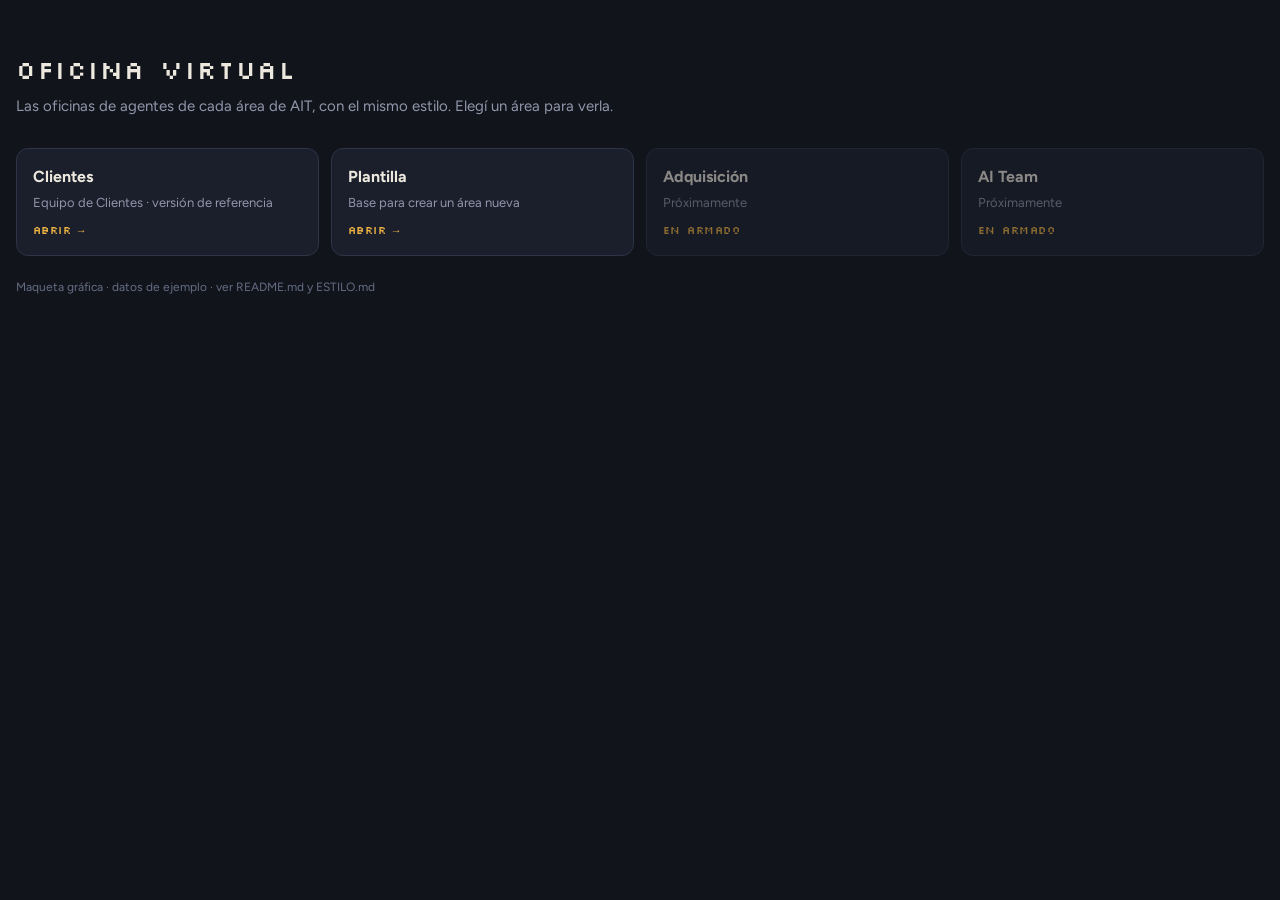
<file: index.html>
<!doctype html>
<html lang="es">
<head>
  <meta charset="utf-8">
  <meta name="viewport" content="width=device-width, initial-scale=1">
  <title>Oficina Virtual · AIT</title>
  <link rel="stylesheet" href="motor/oficina.css">
  <style>
    .hero{padding-block:32px 8px}
    .hero h1{font-family:var(--pix);font-weight:400;font-size:26px;letter-spacing:.06em;margin:0 0 6px}
    .hero p{color:var(--muted);margin:0;max-width:60ch}
    .areas{display:grid;grid-template-columns:repeat(auto-fill,minmax(260px,1fr));gap:12px;margin-top:22px}
    .area{display:block;text-decoration:none;color:var(--text);background:var(--panel);border:1px solid var(--line);border-radius:12px;padding:16px}
    .area:hover{border-color:var(--accent)}
    .area b{display:block;font-size:16px}
    .area span{display:block;color:var(--muted);font-size:13px;margin-top:4px}
    .area .pix{color:var(--accent);font-size:11px;margin-top:10px}
    .area.off{opacity:.55;pointer-events:none}
  </style>
</head>
<body>
  <div class="wrap">
    <header class="hero">
      <h1>Oficina Virtual</h1>
      <p>Las oficinas de agentes de cada área de AIT, con el mismo estilo. Elegí un área para verla.</p>
    </header>
    <nav class="areas" aria-label="Áreas">
      <!-- Para sumar tu área, agregá un bloque como este -->
      <a class="area" href="areas/clientes/index.html"><b>Clientes</b><span>Equipo de Clientes · versión de referencia</span><span class="pix">ABRIR →</span></a>
      <a class="area" href="areas/_plantilla/index.html"><b>Plantilla</b><span>Base para crear un área nueva</span><span class="pix">ABRIR →</span></a>
      <a class="area off" href="#" aria-disabled="true"><b>Adquisición</b><span>Próximamente</span><span class="pix">EN ARMADO</span></a>
      <a class="area off" href="#" aria-disabled="true"><b>AI Team</b><span>Próximamente</span><span class="pix">EN ARMADO</span></a>
    </nav>
    <p class="foot">Maqueta gráfica · datos de ejemplo · ver README.md y ESTILO.md</p>
  </div>
</body>
</html>
</file>
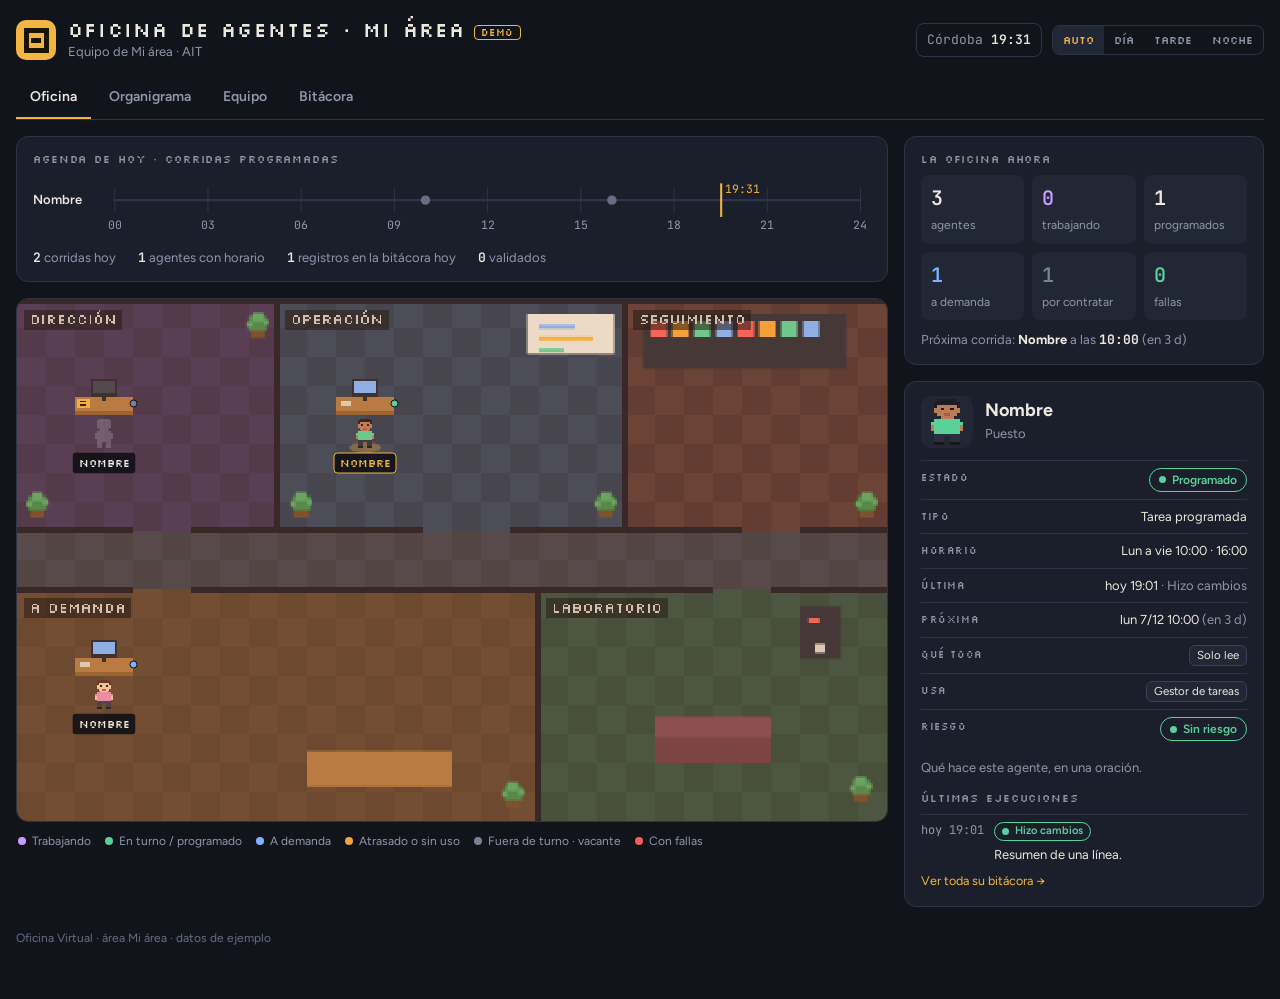
<file: areas/_plantilla/index.html>
<!doctype html>
<html lang="es">
<head>
  <meta charset="utf-8">
  <meta name="viewport" content="width=device-width, initial-scale=1">
  <title>Oficina Virtual · Mi área</title>
  <link rel="stylesheet" href="../../motor/oficina.css">
</head>
<body>
  <div id="oficina"></div>
  <script src="config.js"></script>
  <script src="../../motor/oficina.js"></script>
</body>
</html>
</file>
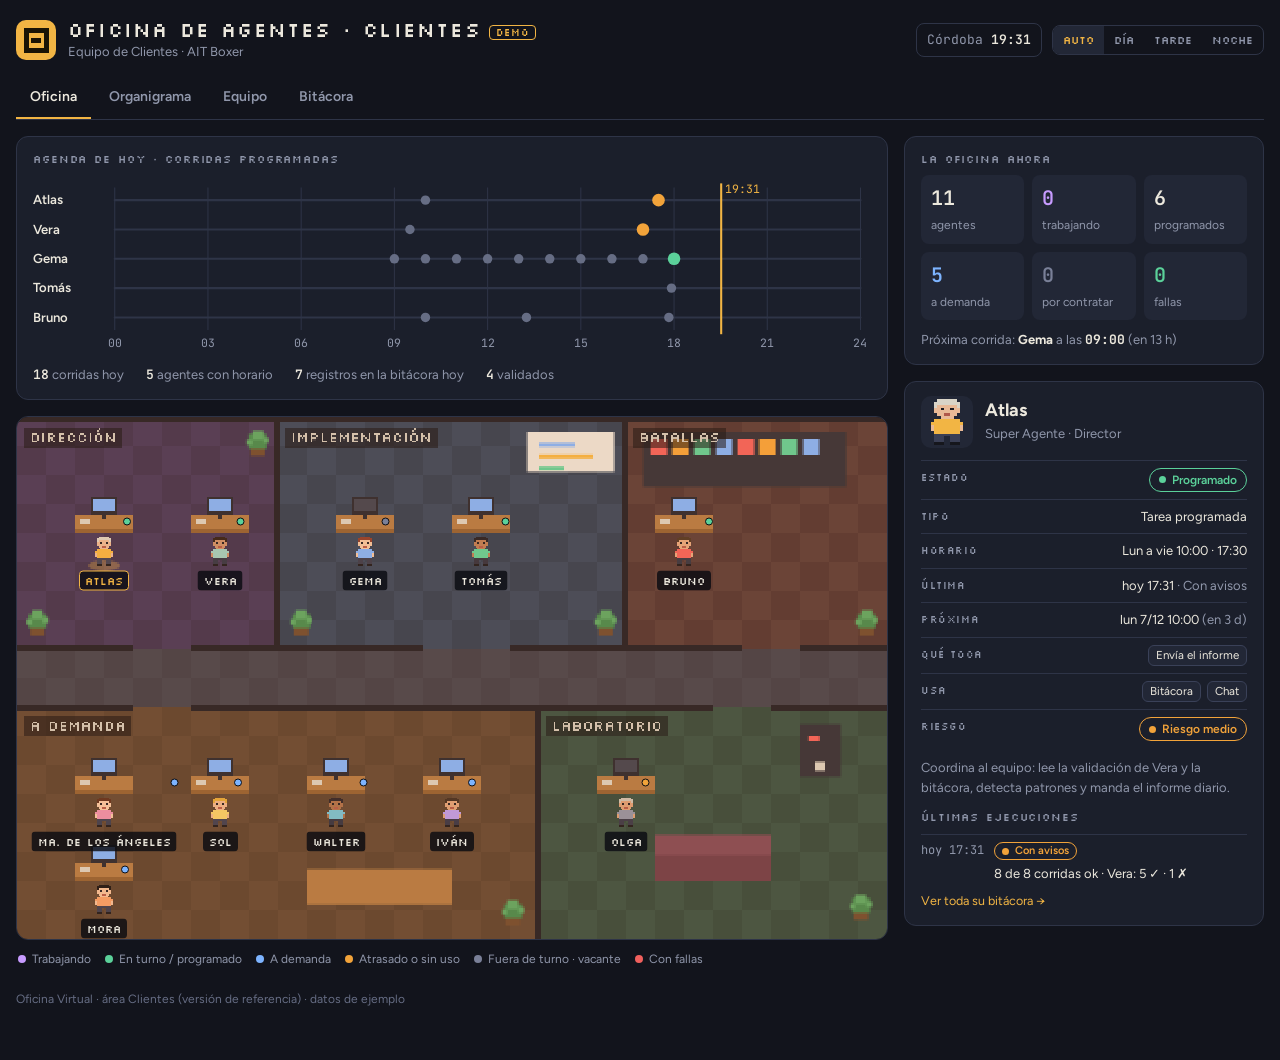
<file: areas/clientes/index.html>
<!doctype html>
<html lang="es">
<head>
  <meta charset="utf-8">
  <meta name="viewport" content="width=device-width, initial-scale=1">
  <title>Oficina Virtual · Clientes</title>
  <link rel="stylesheet" href="../../motor/oficina.css">
</head>
<body>
  <div id="oficina"></div>
  <script src="config.js"></script>
  <script src="../../motor/oficina.js"></script>
</body>
</html>
</file>
<file: motor/oficina.css>
/* =========================================================
   Oficina Virtual · motor/oficina.css
   Estilo común de todas las oficinas. NO editar desde un área:
   los cambios se proponen en un Pull Request aparte (ver ESTILO.md).
   ========================================================= */
@import url("https://fonts.googleapis.com/css2?family=Silkscreen&family=Figtree:wght@400;500;600;700&family=JetBrains+Mono:wght@400;600&display=swap");
:root{
  color-scheme: dark;
  --ground:#12141c; --panel:#1b1f2b; --panel2:#222736; --line:#2e3447; --line2:#3a4158;
  --text:#ece8dd; --muted:#9097ab; --faint:#666d84;
  --accent:#f2b544; --accent-ink:#1a1405;
  --ok:#5bd19a; --warn:#f2a33a; --crit:#f0605d; --info:#7db4ff; --idle:#7a8098; --run:#c79bff;
  --pix:"Silkscreen", "Courier New", monospace;
  --sans:"Figtree", system-ui, -apple-system, "Segoe UI", sans-serif;
  --mono:"JetBrains Mono", ui-monospace, "SFMono-Regular", Menlo, monospace;
}
*{box-sizing:border-box}
body{background:var(--ground);color:var(--text);font:15px/1.5 var(--sans);margin:0}
.wrap{max-width:1320px;margin:0 auto;padding:18px 16px 40px}
a{color:var(--accent)}
button{font:inherit;color:inherit}
:focus-visible{outline:2px solid var(--accent);outline-offset:2px}
.pix{font-family:var(--pix);letter-spacing:.04em}
.mono{font-family:var(--mono);font-variant-numeric:tabular-nums}

/* top bar */
.top{display:flex;flex-wrap:wrap;gap:14px 24px;align-items:center;justify-content:space-between;margin-bottom:14px}
.brand{display:flex;gap:12px;align-items:center}
.logo{width:40px;height:40px;border-radius:10px;background:var(--accent);display:grid;place-items:center;image-rendering:pixelated}
.brand h1{font-family:var(--pix);font-weight:400;font-size:20px;margin:0;letter-spacing:.06em;line-height:1.1}
.brand p{margin:2px 0 0;color:var(--muted);font-size:13px}
.topr{display:flex;gap:10px;align-items:center;flex-wrap:wrap}
.clock{font-family:var(--mono);font-size:13px;color:var(--muted);padding:6px 10px;border:1px solid var(--line);border-radius:8px}
.clock b{color:var(--text);font-weight:600}
.seg{display:inline-flex;border:1px solid var(--line);border-radius:8px;overflow:hidden}
.seg button{background:transparent;border:0;padding:6px 10px;font-family:var(--pix);font-size:11px;color:var(--muted);cursor:pointer}
.seg button[aria-pressed="true"]{background:var(--panel2);color:var(--accent)}

/* tabs */
.tabs{display:flex;gap:4px;border-bottom:1px solid var(--line);margin-bottom:16px;overflow-x:auto}
.tabs button{background:none;border:0;border-bottom:2px solid transparent;padding:10px 14px;cursor:pointer;color:var(--muted);font-weight:600;font-size:14px;white-space:nowrap;display:flex;gap:6px;align-items:center}
.tabs button[aria-selected="true"]{color:var(--text);border-bottom-color:var(--accent)}
.badge{font-family:var(--mono);font-size:11px;background:var(--crit);color:#fff;border-radius:99px;padding:0 6px;line-height:17px}

/* generic */
.panel{background:var(--panel);border:1px solid var(--line);border-radius:12px;padding:14px 16px}
.eyebrow{font-family:var(--pix);font-size:11px;color:var(--muted);letter-spacing:.08em;text-transform:uppercase;margin:0 0 8px}
.pill{display:inline-flex;align-items:center;gap:6px;font-size:12px;font-weight:600;padding:2px 9px;border-radius:99px;border:1px solid currentColor;white-space:nowrap}
.pill::before{content:"";width:7px;height:7px;border-radius:50%;background:currentColor}
.t-ok{color:var(--ok)} .t-warn{color:var(--warn)} .t-crit{color:var(--crit)} .t-info{color:var(--info)} .t-idle{color:var(--idle)} .t-run{color:var(--run)}
.muted{color:var(--muted)}
.btn{background:var(--panel2);border:1px solid var(--line2);border-radius:8px;padding:8px 12px;cursor:pointer;font-weight:600;font-size:13px}
.btn:hover{border-color:var(--accent)}
.btn.primary{background:var(--accent);color:var(--accent-ink);border-color:var(--accent)}

/* office layout */
.office{display:grid;grid-template-columns:minmax(0,1fr) 360px;gap:16px}
@media (max-width:980px){.office{grid-template-columns:1fr}}
.col{display:flex;flex-direction:column;gap:16px;min-width:0}
.kpis{display:flex;flex-wrap:wrap;gap:8px 22px;font-size:13px;color:var(--muted);margin-top:10px}
.kpis b{color:var(--text);font-family:var(--mono);font-weight:600}
.tl{width:100%;height:auto;display:block}
.stage{position:relative;border-radius:12px;overflow:hidden;border:1px solid var(--line);background:#0c0e14}
.stage canvas{display:block;width:100%;height:auto;image-rendering:pixelated;image-rendering:crisp-edges}
.tags{position:absolute;inset:0;pointer-events:none}
.tag{position:absolute;transform:translate(-50%,-100%);pointer-events:auto;background:transparent;border:0;padding:0;cursor:pointer;display:flex;flex-direction:column;align-items:center}
.tag .hit{width:clamp(22px,4.2vw,40px);height:clamp(28px,5.4vw,50px)}
.tag .nm{font-family:var(--pix);font-size:clamp(8px,1vw,11px);background:rgba(10,12,18,.82);color:var(--text);padding:1px 5px;border-radius:4px;white-space:nowrap;margin-top:1px;border:1px solid transparent}
.tag[aria-pressed="true"] .nm{border-color:var(--accent);color:var(--accent)}
.tag .dot{position:absolute;top:-2px;right:-2px;width:8px;height:8px;border-radius:50%;border:1.5px solid #0c0e14}
.legend{display:flex;flex-wrap:wrap;gap:6px 14px;font-size:12px;color:var(--muted);padding:10px 2px 0}
.legend span{display:inline-flex;gap:6px;align-items:center}
.legend i{width:8px;height:8px;border-radius:50%;display:inline-block}

/* now panel */
.now{display:grid;grid-template-columns:repeat(3,1fr);gap:8px;margin-top:4px}
.now div{background:var(--panel2);border-radius:8px;padding:8px 10px}
.now b{display:block;font-family:var(--mono);font-size:20px;font-weight:600}
.now span{font-size:12px;color:var(--muted)}
.next{margin-top:10px;font-size:13px;color:var(--muted)}
.next b{color:var(--text)}

/* detail */
.who{display:flex;gap:12px;align-items:center;margin-bottom:12px}
.who canvas{width:52px;height:52px;border-radius:10px;background:var(--panel2);image-rendering:pixelated;flex:none}
.who h2{margin:0;font-size:18px;line-height:1.2}
.who p{margin:2px 0 0;color:var(--muted);font-size:13px}
.x{margin-left:auto;align-self:flex-start;background:none;border:0;color:var(--muted);cursor:pointer;font-size:18px}
dl.rows{margin:0;display:grid;grid-template-columns:auto 1fr;gap:0}
dl.rows dt,dl.rows dd{padding:7px 0;border-top:1px solid var(--line);margin:0;font-size:13px}
dl.rows dt{font-family:var(--pix);font-size:10px;color:var(--muted);letter-spacing:.06em;padding-right:14px;text-transform:uppercase;padding-top:9px}
dl.rows dd{text-align:right}
.desc{font-size:13px;color:var(--muted);margin:10px 0 0;line-height:1.5}
.chips{display:flex;flex-wrap:wrap;gap:6px;justify-content:flex-end}
.chip{font-size:11.5px;background:var(--panel2);border:1px solid var(--line2);border-radius:6px;padding:1px 7px}
.chip.w{border-color:var(--warn);color:var(--warn)}
.actions{display:flex;gap:8px;margin-top:12px;flex-wrap:wrap}
.live{margin-top:10px;background:var(--panel2);border-radius:8px;padding:9px 11px;font-size:13px}
.live .eyebrow{margin-bottom:4px}

/* org chart */
.org{overflow-x:auto;padding:8px 0 16px}
.tree,.tree ul{list-style:none;margin:0;padding:0;display:flex;justify-content:center}
.tree ul{padding-top:22px;position:relative}
.tree li{position:relative;padding:22px 8px 0;display:flex;flex-direction:column;align-items:center}
.tree > li{padding-top:0}
.tree li::before,.tree li::after{content:"";position:absolute;top:0;right:50%;width:50%;height:22px;border-top:2px solid var(--line2)}
.tree li::after{right:auto;left:50%;border-left:2px solid var(--line2)}
.tree li:only-child::before,.tree li:only-child::after{display:none}
.tree li:only-child{padding-top:22px}
.tree li:first-child::before,.tree li:last-child::after{border:0 none}
.tree li:last-child::before{border-right:2px solid var(--line2);border-radius:0 6px 0 0}
.tree li:first-child::after{border-radius:6px 0 0 0}
.tree ul::before{content:"";position:absolute;top:0;left:50%;height:22px;border-left:2px solid var(--line2)}
.tree > li > ul::before{}
.node{background:var(--panel);border:1px solid var(--line);border-radius:10px;padding:8px 12px;min-width:150px;text-align:left;cursor:pointer;display:flex;gap:9px;align-items:center}
.node:hover{border-color:var(--accent)}
.node canvas{width:30px;height:30px;image-rendering:pixelated;border-radius:6px;background:var(--panel2);flex:none}
.node b{display:block;font-size:13.5px}
.node small{display:block;color:var(--muted);font-size:11.5px;line-height:1.3}
.node.vac{border-style:dashed}
.node.human{border-color:var(--accent)}
.node .rk{margin-top:3px;font-size:10.5px}
.orgnote{display:grid;grid-template-columns:repeat(auto-fit,minmax(240px,1fr));gap:12px;margin-top:10px}
.orgnote p{margin:0;font-size:13px;color:var(--muted)}
.orgnote b{color:var(--text)}

/* grid */
.filters{display:flex;gap:6px;flex-wrap:wrap;margin-bottom:12px}
.filters button{background:var(--panel);border:1px solid var(--line);border-radius:99px;padding:5px 12px;font-size:13px;cursor:pointer;color:var(--muted)}
.filters button[aria-pressed="true"]{color:var(--text);border-color:var(--accent)}
.cards{display:grid;grid-template-columns:repeat(auto-fill,minmax(270px,1fr));gap:12px}
.card{background:var(--panel);border:1px solid var(--line);border-radius:12px;padding:14px;display:flex;flex-direction:column;gap:10px;cursor:pointer;text-align:left}
.card:hover{border-color:var(--line2)}
.card .hd{display:flex;gap:10px;align-items:center}
.card canvas{width:38px;height:38px;image-rendering:pixelated;border-radius:8px;background:var(--panel2)}
.card h3{margin:0;font-size:15px}
.card .sub{font-size:12.5px;color:var(--muted)}
.card .mini{display:grid;grid-template-columns:1fr 1fr;gap:6px 10px;font-size:12px}
.card .mini span{color:var(--muted);display:block;font-family:var(--pix);font-size:9.5px;letter-spacing:.06em}

/* bitacora */
.bitbar{display:flex;flex-wrap:wrap;gap:8px;align-items:center;margin-bottom:14px}
.bitbar select,.bitbar input{background:var(--panel);border:1px solid var(--line);border-radius:8px;padding:6px 10px;color:var(--text);font:inherit;font-size:13px}
.bitbar .count{margin-left:auto;font-size:12.5px;color:var(--muted)}
.day{margin:18px 0 8px;font-family:var(--pix);font-size:11px;letter-spacing:.08em;color:var(--muted);text-transform:uppercase;display:flex;gap:10px;align-items:center}
.day::after{content:"";flex:1;height:1px;background:var(--line)}
.entry{display:grid;grid-template-columns:52px 34px minmax(0,1fr) auto;gap:10px;align-items:start;background:var(--panel);border:1px solid var(--line);border-radius:10px;padding:10px 12px;margin-bottom:6px}
.entry .hr{font-family:var(--mono);font-size:13px;color:var(--muted);padding-top:2px}
.entry canvas{width:30px;height:30px;image-rendering:pixelated;border-radius:6px;background:var(--panel2)}
.entry .tx b{font-size:14px}
.entry .tx p{margin:2px 0 0;font-size:13.5px;color:var(--text)}
.entry details{margin-top:6px;font-size:13px;color:var(--muted)}
.entry summary{cursor:pointer;color:var(--accent);font-size:12.5px}
.entry ul{margin:6px 0 0;padding-left:18px;display:flex;flex-direction:column;gap:2px}
.entry .rt{display:flex;flex-direction:column;gap:5px;align-items:flex-end}
.val{font-size:11px;color:var(--faint)}
.val.ok{color:var(--ok)} .val.bad{color:var(--crit)}
@media (max-width:620px){.entry{grid-template-columns:44px minmax(0,1fr)}.entry canvas{display:none}.entry .rt{grid-column:2;flex-direction:row;align-items:center}}
.hist{margin-top:12px}
.hist ol{list-style:none;margin:0;padding:0;display:flex;flex-direction:column;gap:6px}
.hist li{display:grid;grid-template-columns:auto minmax(0,1fr);gap:4px 10px;font-size:13px;border-top:1px solid var(--line);padding-top:6px}
.hist li .w{font-family:var(--mono);color:var(--muted);font-size:12px;white-space:nowrap}
.hist li .r{grid-column:2}
.linkbtn{background:none;border:0;color:var(--accent);cursor:pointer;padding:0;font-size:12.5px;margin-top:8px}
.toast{position:fixed;left:50%;bottom:calc(20px + env(safe-area-inset-bottom,0px));transform:translateX(-50%);background:var(--text);color:var(--ground);padding:10px 16px;border-radius:10px;font-size:14px;font-weight:600;max-width:calc(100% - 32px);box-shadow:0 8px 24px rgba(0,0,0,.4)}
.foot{margin-top:22px;font-size:12px;color:var(--faint)}
@media (prefers-reduced-motion:reduce){*{transition:none!important;animation:none!important}}

/* secciones y estados vacíos */
.sechd{display:flex;justify-content:space-between;align-items:baseline;gap:10px;flex-wrap:wrap;margin-bottom:10px}
.sechd h3{margin:0;font-size:16px}
.fresh{font-size:12px;color:var(--faint);font-family:var(--mono)}
.state{font-size:13.5px;color:var(--muted);padding:14px;border:1px dashed var(--line2);border-radius:8px}
.state b{color:var(--text)}
.demo{display:inline-block;font-family:var(--pix);font-size:10px;letter-spacing:.06em;color:var(--accent);border:1px solid var(--accent);border-radius:4px;padding:1px 6px;margin-left:8px;vertical-align:middle}
</file>
